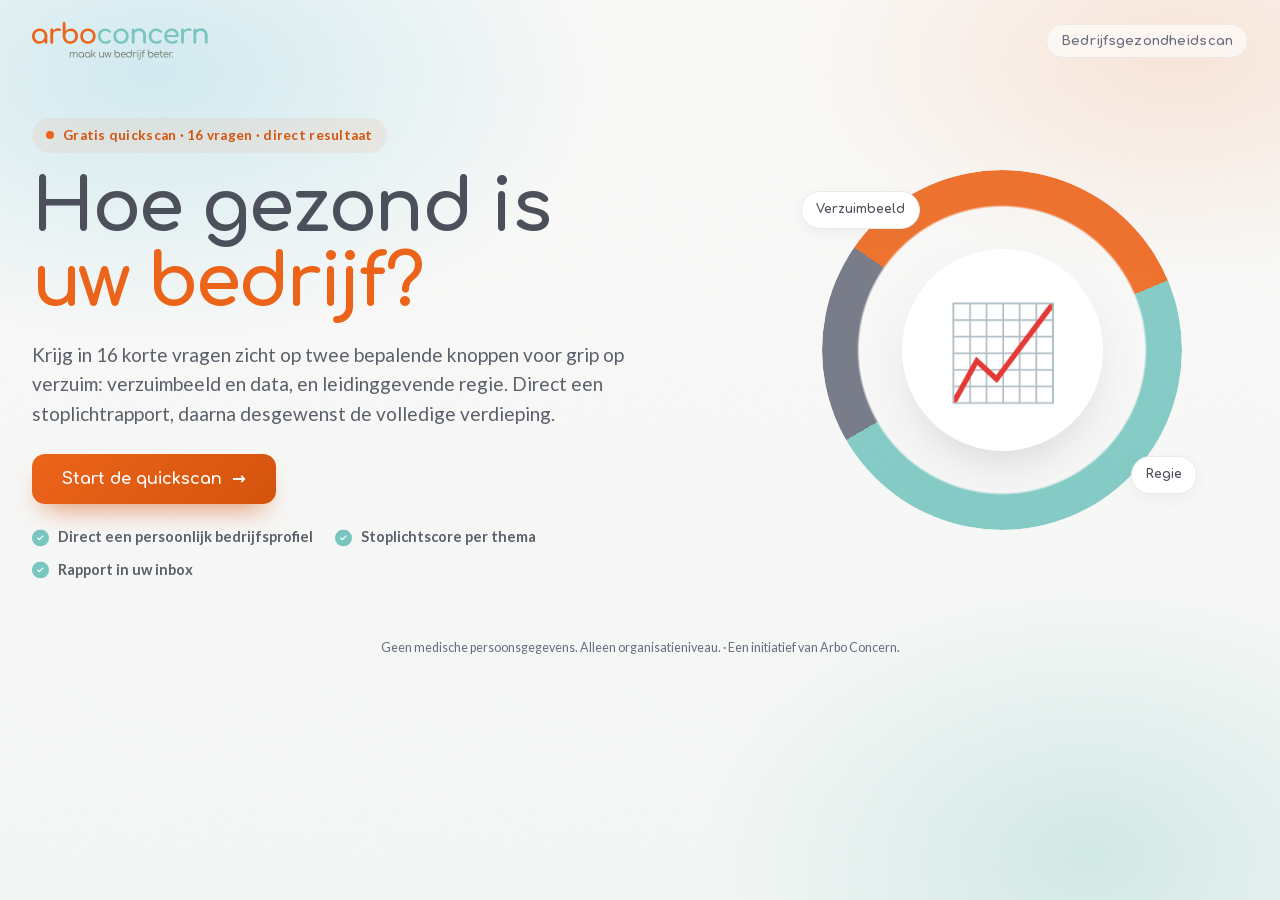
<file: public/index.html>
<!doctype html>
<html lang="nl">
<head>
  <meta charset="utf-8" />
  <meta name="viewport" content="width=device-width, initial-scale=1" />
  <title>Bedrijfsgezondheidscan — Arbo Concern</title>
  <meta name="description" content="Hoe gezond is uw bedrijf? Doe de gratis bedrijfsgezondheidscan en krijg direct zicht op verzuimbeeld en leidinggevende regie." />
  <meta name="robots" content="index,follow" />
  <link rel="icon" href="assets/img/favicon.svg" />
  <link rel="stylesheet" href="assets/fonts/fonts.css" />
  <link rel="stylesheet" href="assets/css/scan.css" />
</head>
<body>
  <!-- atmosfeer: zachte gradient-mesh + grain, puur decoratief -->
  <div class="bg-mesh" aria-hidden="true"></div>
  <div class="bg-grain" aria-hidden="true"></div>

  <div class="app">
    <!-- kale merkbalk: alleen logo, geen navigatie (landingspagina) -->
    <header class="brandbar brandbar--wide">
      <a class="brandbar__logo" href="https://www.arboconcern.nl" aria-label="Arbo Concern">
        <img src="assets/img/arboconcern-logo.svg" alt="Arbo Concern" width="199" height="43" />
      </a>
      <span class="brandbar__tag">Bedrijfsgezondheidscan</span>
    </header>

    <main class="stage" id="stage">

      <!-- 1. INTRO -->
      <section class="screen is-active" id="screen-intro" data-screen="intro">
        <div class="intro">
          <p class="eyebrow"><span class="dot-pulse"></span> Gratis quickscan &middot; 16 vragen &middot; direct resultaat</p>
          <h1 class="display">Hoe gezond is<br /><span class="accenttext">uw bedrijf?</span></h1>
          <p class="lead" id="introLead"></p>
          <div class="intro__cta">
            <button class="btn btn--primary btn--lg" id="startQuick">Start de quickscan <span class="btn__arrow">&rarr;</span></button>
          </div>
          <ul class="intro__assure" id="introAssure"></ul>
        </div>
        <div class="intro__art" aria-hidden="true">
          <div class="gauge">
            <div class="gauge__ring"></div>
            <div class="gauge__core"><span class="gauge__emoji">📈</span></div>
            <span class="gauge__chip gauge__chip--1">Verzuimbeeld</span>
            <span class="gauge__chip gauge__chip--2">Regie</span>
          </div>
        </div>
      </section>

      <!-- 2 & 8. VRAAG (hergebruikt voor quickscan en verdieping) -->
      <section class="screen" id="screen-question" data-screen="question">
        <div class="qhead">
          <div class="qhead__meta">
            <span class="pill" id="qPhasePill">Quickscan</span>
            <span class="qhead__count" id="qCount"></span>
          </div>
          <div class="progress"><div class="progress__bar" id="qProgress"></div></div>
        </div>
        <div class="qcard card">
          <p class="qtheme" id="qTheme"></p>
          <h2 class="qtext" id="qText"></h2>
          <div class="answers" id="qAnswers" role="radiogroup" aria-label="Antwoordopties"></div>
          <p class="qprivacy">Beantwoord op organisatieniveau. Vraag geen medische persoonsgegevens uit.</p>
        </div>
        <div class="qnav">
          <button class="btn btn--ghost" id="qPrev"><span class="btn__arrow">&larr;</span> Vorige</button>
          <button class="btn btn--primary" id="qNext">Volgende <span class="btn__arrow">&rarr;</span></button>
        </div>
      </section>

      <!-- 3. LEAD-POORT -->
      <section class="screen" id="screen-gate" data-screen="gate">
        <div class="gate">
          <div class="gate__intro">
            <span class="pill pill--accent">Bijna klaar</span>
            <h2 class="display display--sm">Uw resultaat staat klaar</h2>
            <p class="lead">Laat hieronder kort uw gegevens achter. U ziet meteen uw bedrijfsprofiel en stoplichtscore, en we sturen uw stoplicht-tussenrapport naar uw inbox.</p>
            <ul class="gate__bullets" id="gateBullets"></ul>
          </div>
          <form class="gate__form card" id="gateForm" novalidate>
            <div class="formgrid" id="gateFields"></div>
            <p class="gate__avg" id="gateAvg"></p>
            <button class="btn btn--primary btn--lg btn--block" type="submit" id="gateSubmit">Bekijk mijn resultaat <span class="btn__arrow">&rarr;</span></button>
            <p class="gate__fineprint">U ontvangt eenmalig uw rapport. Geen spam, geen medische gegevens.</p>
          </form>
        </div>
      </section>

      <!-- 4. PROFIEL -->
      <section class="screen" id="screen-profile" data-screen="profile">
        <div class="result">
          <div class="result__badge is-oranje" id="profileBadge">
            <span class="result__icon" id="profileIcon">🎯</span>
          </div>
          <p class="result__kicker">Waarschijnlijk is uw organisatie de</p>
          <h1 class="display display--sm accenttext" id="profileName"></h1>
          <p class="lead result__text" id="profileText"></p>
          <div class="result__scores" id="profileScores"></div>
          <button class="btn btn--primary btn--lg" id="profileNext">Duik in uw data <span class="btn__arrow">&rarr;</span></button>
          <p class="result__note" id="profileNote"></p>
        </div>
      </section>

      <!-- 5. DATADUIK -->
      <section class="screen" id="screen-data" data-screen="data">
        <h2 class="display display--sm">Duik in uw bedrijfsgezondheid</h2>
        <p class="lead">Twee bepalende knoppen voor grip op verzuim. Klik op een onderdeel voor verdieping.</p>
        <div class="bars" id="dataBars"></div>
        <div class="data__summary card" id="dataSummary"></div>
        <div class="qnav qnav--center">
          <button class="btn btn--ghost" id="dataBack"><span class="btn__arrow">&larr;</span> Profiel</button>
          <button class="btn btn--primary" id="dataTips">Bekijk tips <span class="btn__arrow">&rarr;</span></button>
        </div>
      </section>

      <!-- 6. THEMA-DETAIL -->
      <section class="screen" id="screen-detail" data-screen="detail">
        <div class="card detail">
          <div class="detail__head">
            <h2 class="display display--sm" id="detailTitle"></h2>
            <span class="badge" id="detailBadge"></span>
          </div>
          <div class="bar bar--lg"><div class="bar__fill" id="detailBar"></div></div>
          <p class="lead detail__body" id="detailBody"></p>
        </div>
        <div class="qnav qnav--center">
          <button class="btn btn--ghost" id="detailBack"><span class="btn__arrow">&larr;</span> Terug</button>
          <button class="btn btn--primary" id="detailTips">Tips <span class="btn__arrow">&rarr;</span></button>
        </div>
      </section>

      <!-- 7. TIPS -->
      <section class="screen" id="screen-tips" data-screen="tips">
        <h2 class="display display--sm">Tijd om aan de slag te gaan</h2>
        <p class="lead" id="tipsLead"></p>
        <div class="tips" id="tipsGrid"></div>
        <div class="ctabox" id="tipsCta">
          <div class="ctabox__text">
            <h3>Maak de diagnose compleet</h3>
            <p id="tipsCtaText"></p>
          </div>
          <div class="ctabox__actions">
            <button class="btn btn--primary btn--lg" id="startDeep">Start de verdieping <span class="btn__arrow">&rarr;</span></button>
            <a class="btn btn--ghost" id="tipsAdvies" href="#" target="_blank" rel="noopener">Plan een adviesgesprek</a>
          </div>
        </div>
      </section>

      <!-- 9. EINDRAPPORT / ROOS -->
      <section class="screen" id="screen-report" data-screen="report">
        <h2 class="display display--sm">Uw bedrijfsgezondheid in één roos</h2>
        <p class="lead report__intro">Elke rubriek afgezet tegen de norm van 80%; de grootste afstand bepaalt uw prioriteiten.</p>
        <div class="report">
          <div class="report__radar card">
            <canvas id="radar" width="640" height="560" role="img" aria-label="Roosdiagram met scores per rubriek"></canvas>
          </div>
          <div class="report__side">
            <div class="card prio">
              <h3>Uw topprioriteiten</h3>
              <ol id="prioList" class="prio__list"></ol>
            </div>
            <div class="ctabox ctabox--solid">
              <h3 id="reportRouteTitle"></h3>
              <p id="reportRouteText"></p>
              <p class="report__mailed" id="reportMailed"></p>
              <a class="btn btn--primary btn--lg btn--block" id="reportAdvies" href="#" target="_blank" rel="noopener">Plan een adviesgesprek <span class="btn__arrow">&rarr;</span></a>
            </div>
          </div>
        </div>
      </section>

    </main>

    <p class="legal" id="legal">Geen medische persoonsgegevens. Alleen organisatieniveau. &middot; Een initiatief van Arbo Concern.</p>
  </div>

  <!-- live region voor schermwissels (toegankelijkheid) -->
  <div class="visually-hidden" aria-live="polite" id="srStatus"></div>

  <script type="module" src="assets/js/scan.js"></script>
</body>
</html>
</file>
<file: public/assets/fonts/fonts.css>
/* cyrillic-ext */
@font-face {
  font-family: 'Comfortaa';
  font-style: normal;
  font-weight: 500;
  font-display: swap;
  src: url(comfortaa-d7c17457.woff2) format('woff2');
  unicode-range: U+0460-052F, U+1C80-1C8A, U+20B4, U+2DE0-2DFF, U+A640-A69F, U+FE2E-FE2F;
}
/* cyrillic */
@font-face {
  font-family: 'Comfortaa';
  font-style: normal;
  font-weight: 500;
  font-display: swap;
  src: url(comfortaa-42019930.woff2) format('woff2');
  unicode-range: U+0301, U+0400-045F, U+0490-0491, U+04B0-04B1, U+2116;
}
/* greek */
@font-face {
  font-family: 'Comfortaa';
  font-style: normal;
  font-weight: 500;
  font-display: swap;
  src: url(comfortaa-f6684a14.woff2) format('woff2');
  unicode-range: U+0370-0377, U+037A-037F, U+0384-038A, U+038C, U+038E-03A1, U+03A3-03FF;
}
/* vietnamese */
@font-face {
  font-family: 'Comfortaa';
  font-style: normal;
  font-weight: 500;
  font-display: swap;
  src: url(comfortaa-dea6ee00.woff2) format('woff2');
  unicode-range: U+0102-0103, U+0110-0111, U+0128-0129, U+0168-0169, U+01A0-01A1, U+01AF-01B0, U+0300-0301, U+0303-0304, U+0308-0309, U+0323, U+0329, U+1EA0-1EF9, U+20AB;
}
/* latin-ext */
@font-face {
  font-family: 'Comfortaa';
  font-style: normal;
  font-weight: 500;
  font-display: swap;
  src: url(comfortaa-bc81aabe.woff2) format('woff2');
  unicode-range: U+0100-02BA, U+02BD-02C5, U+02C7-02CC, U+02CE-02D7, U+02DD-02FF, U+0304, U+0308, U+0329, U+1D00-1DBF, U+1E00-1E9F, U+1EF2-1EFF, U+2020, U+20A0-20AB, U+20AD-20C0, U+2113, U+2C60-2C7F, U+A720-A7FF;
}
/* latin */
@font-face {
  font-family: 'Comfortaa';
  font-style: normal;
  font-weight: 500;
  font-display: swap;
  src: url(comfortaa-36f8f2e7.woff2) format('woff2');
  unicode-range: U+0000-00FF, U+0131, U+0152-0153, U+02BB-02BC, U+02C6, U+02DA, U+02DC, U+0304, U+0308, U+0329, U+2000-206F, U+20AC, U+2122, U+2191, U+2193, U+2212, U+2215, U+FEFF, U+FFFD;
}
/* cyrillic-ext */
@font-face {
  font-family: 'Comfortaa';
  font-style: normal;
  font-weight: 700;
  font-display: swap;
  src: url(comfortaa-d7c17457.woff2) format('woff2');
  unicode-range: U+0460-052F, U+1C80-1C8A, U+20B4, U+2DE0-2DFF, U+A640-A69F, U+FE2E-FE2F;
}
/* cyrillic */
@font-face {
  font-family: 'Comfortaa';
  font-style: normal;
  font-weight: 700;
  font-display: swap;
  src: url(comfortaa-42019930.woff2) format('woff2');
  unicode-range: U+0301, U+0400-045F, U+0490-0491, U+04B0-04B1, U+2116;
}
/* greek */
@font-face {
  font-family: 'Comfortaa';
  font-style: normal;
  font-weight: 700;
  font-display: swap;
  src: url(comfortaa-f6684a14.woff2) format('woff2');
  unicode-range: U+0370-0377, U+037A-037F, U+0384-038A, U+038C, U+038E-03A1, U+03A3-03FF;
}
/* vietnamese */
@font-face {
  font-family: 'Comfortaa';
  font-style: normal;
  font-weight: 700;
  font-display: swap;
  src: url(comfortaa-dea6ee00.woff2) format('woff2');
  unicode-range: U+0102-0103, U+0110-0111, U+0128-0129, U+0168-0169, U+01A0-01A1, U+01AF-01B0, U+0300-0301, U+0303-0304, U+0308-0309, U+0323, U+0329, U+1EA0-1EF9, U+20AB;
}
/* latin-ext */
@font-face {
  font-family: 'Comfortaa';
  font-style: normal;
  font-weight: 700;
  font-display: swap;
  src: url(comfortaa-bc81aabe.woff2) format('woff2');
  unicode-range: U+0100-02BA, U+02BD-02C5, U+02C7-02CC, U+02CE-02D7, U+02DD-02FF, U+0304, U+0308, U+0329, U+1D00-1DBF, U+1E00-1E9F, U+1EF2-1EFF, U+2020, U+20A0-20AB, U+20AD-20C0, U+2113, U+2C60-2C7F, U+A720-A7FF;
}
/* latin */
@font-face {
  font-family: 'Comfortaa';
  font-style: normal;
  font-weight: 700;
  font-display: swap;
  src: url(comfortaa-36f8f2e7.woff2) format('woff2');
  unicode-range: U+0000-00FF, U+0131, U+0152-0153, U+02BB-02BC, U+02C6, U+02DA, U+02DC, U+0304, U+0308, U+0329, U+2000-206F, U+20AC, U+2122, U+2191, U+2193, U+2212, U+2215, U+FEFF, U+FFFD;
}
/* latin-ext */
@font-face {
  font-family: 'Lato';
  font-style: normal;
  font-weight: 400;
  font-display: swap;
  src: url(lato-ecdb6a36.woff2) format('woff2');
  unicode-range: U+0100-02BA, U+02BD-02C5, U+02C7-02CC, U+02CE-02D7, U+02DD-02FF, U+0304, U+0308, U+0329, U+1D00-1DBF, U+1E00-1E9F, U+1EF2-1EFF, U+2020, U+20A0-20AB, U+20AD-20C0, U+2113, U+2C60-2C7F, U+A720-A7FF;
}
/* latin */
@font-face {
  font-family: 'Lato';
  font-style: normal;
  font-weight: 400;
  font-display: swap;
  src: url(lato-d5b18a30.woff2) format('woff2');
  unicode-range: U+0000-00FF, U+0131, U+0152-0153, U+02BB-02BC, U+02C6, U+02DA, U+02DC, U+0304, U+0308, U+0329, U+2000-206F, U+20AC, U+2122, U+2191, U+2193, U+2212, U+2215, U+FEFF, U+FFFD;
}
/* latin-ext */
@font-face {
  font-family: 'Lato';
  font-style: normal;
  font-weight: 700;
  font-display: swap;
  src: url(lato-4340fe8e.woff2) format('woff2');
  unicode-range: U+0100-02BA, U+02BD-02C5, U+02C7-02CC, U+02CE-02D7, U+02DD-02FF, U+0304, U+0308, U+0329, U+1D00-1DBF, U+1E00-1E9F, U+1EF2-1EFF, U+2020, U+20A0-20AB, U+20AD-20C0, U+2113, U+2C60-2C7F, U+A720-A7FF;
}
/* latin */
@font-face {
  font-family: 'Lato';
  font-style: normal;
  font-weight: 700;
  font-display: swap;
  src: url(lato-a658a6a6.woff2) format('woff2');
  unicode-range: U+0000-00FF, U+0131, U+0152-0153, U+02BB-02BC, U+02C6, U+02DA, U+02DC, U+0304, U+0308, U+0329, U+2000-206F, U+20AC, U+2122, U+2191, U+2193, U+2212, U+2215, U+FEFF, U+FFFD;
}
</file>
<file: public/assets/css/scan.css>
/* =========================================================================
   Bedrijfsgezondheidscan — Arbo Concern huisstijl
   Display: Comfortaa (rond, vriendelijk)  ·  Body: Lato
   Palet: oranje #ec641a · teal #79c6c0 · cyaan #85cee4 · slate #4c505a
   ========================================================================= */

:root {
  /* merk-tokens (overschreven vanuit settings.branding door scan.js) */
  --c-primary: #ec641a;
  --c-primary-deep: #d4530d;
  --c-accent: #79c6c0;
  --c-accent2: #85cee4;
  --c-ink: #4c505a;
  --c-muted: #686c7c;
  --c-soft: #f7f7f7;

  /* stoplicht */
  --st-groen: #4bb3a6;
  --st-oranje: #ec641a;
  --st-rood: #6b6f7e;

  /* afgeleid */
  --bg: #fbfaf8;
  --card: #ffffff;
  --line: #ece9e4;
  --ink-soft: #5b5f6a;

  --radius: 20px;
  --radius-sm: 14px;
  --shadow-sm: 0 4px 14px rgba(76, 80, 90, .06);
  --shadow: 0 22px 60px -28px rgba(76, 80, 90, .35);
  --shadow-lg: 0 40px 90px -40px rgba(214, 83, 13, .35);

  --font-display: 'Comfortaa', system-ui, sans-serif;
  --font-body: 'Lato', system-ui, -apple-system, sans-serif;

  --ease: cubic-bezier(.22, .61, .36, 1);
  --maxw: 1280px;
  /* leeskolom: de breedte die de merkbalk, vragen, poort en profiel delen,
     zodat de header altijd even breed is als de content eronder. */
  --content: 900px;
}

* { box-sizing: border-box; }

html { scroll-behavior: smooth; }

body {
  margin: 0;
  font-family: var(--font-body);
  color: var(--c-ink);
  background: var(--bg);
  line-height: 1.55;
  -webkit-font-smoothing: antialiased;
  overflow-x: hidden;
}

/* ---------- atmosfeer ---------- */
.bg-mesh {
  position: fixed; inset: 0; z-index: -2; pointer-events: none;
  background:
    radial-gradient(60% 50% at 12% 8%, rgba(133, 206, 228, .35), transparent 60%),
    radial-gradient(55% 45% at 92% 6%, rgba(236, 100, 26, .14), transparent 55%),
    radial-gradient(50% 50% at 85% 95%, rgba(121, 198, 192, .28), transparent 60%),
    linear-gradient(180deg, #fbfaf8, #f4f7f6);
}
.bg-grain {
  position: fixed; inset: 0; z-index: -1; pointer-events: none; opacity: .035;
  background-image: url("data:image/svg+xml,%3Csvg xmlns='http://www.w3.org/2000/svg' width='140' height='140'%3E%3Cfilter id='n'%3E%3CfeTurbulence type='fractalNoise' baseFrequency='.85' numOctaves='2'/%3E%3C/filter%3E%3Crect width='100%25' height='100%25' filter='url(%23n)'/%3E%3C/svg%3E");
}

/* ---------- layout ---------- */
.app { max-width: var(--maxw); margin: 0 auto; padding: 0 clamp(16px, 4vw, 32px); }

.brandbar {
  display: flex; align-items: center; justify-content: space-between;
  padding: 22px 0 10px;
  max-width: var(--content); margin-inline: auto; width: 100%;
  transition: max-width .4s var(--ease);
}
/* Brede schermen (intro, dataduik, tips, roos) gebruiken de volle breedte,
   zodat logo links en badge rechts uitlijnen met de content eronder. */
.brandbar--wide { max-width: var(--maxw); }
.brandbar__logo { display: inline-flex; }
.brandbar__logo img { height: 38px; width: auto; display: block; }
.brandbar__tag {
  font-family: var(--font-display); font-weight: 600; font-size: 13px;
  color: var(--c-muted); letter-spacing: .01em;
  padding: 6px 14px; border: 1px solid var(--line); border-radius: 999px;
  background: rgba(255, 255, 255, .6); backdrop-filter: blur(6px);
}

.stage { padding: clamp(20px, 5vw, 48px) 0 24px; min-height: 60vh; }

.legal {
  text-align: center; color: var(--c-muted); font-size: 12.5px;
  padding: 28px 0 36px; margin: 0;
}

/* ---------- schermen + transitie ---------- */
.screen { display: none; }
.screen.is-active { display: block; animation: screen-in .5s var(--ease) both; }
@keyframes screen-in {
  from { opacity: 0; transform: translateY(14px); }
  to { opacity: 1; transform: none; }
}

/* ---------- typografie ---------- */
/* text-wrap: balance verdeelt koppen evenwichtig over de regels
   (geen volle regel met één los woord eronder). */
.display {
  font-family: var(--font-display); font-weight: 700;
  font-size: clamp(38px, 7vw, 72px); line-height: 1.04;
  letter-spacing: -.02em; color: var(--c-ink); margin: 0 0 18px;
  text-wrap: balance;
}
.display--sm { font-size: clamp(28px, 4.4vw, 44px); margin-bottom: 12px; }
.accenttext { color: var(--c-primary); }
h2, h3 { font-family: var(--font-display); font-weight: 600; color: var(--c-ink); text-wrap: balance; }
/* text-wrap: pretty voorkomt weeswoorden onderaan lopende tekst. */
.lead { font-size: clamp(16px, 1.8vw, 19px); color: var(--ink-soft); max-width: 60ch; text-wrap: pretty; }
.eyebrow {
  display: inline-flex; align-items: center; gap: 9px;
  font-weight: 700; font-size: 13.5px; letter-spacing: .02em;
  color: var(--c-primary-deep); text-transform: none; margin: 0 0 18px;
  background: rgba(236, 100, 26, .08); padding: 7px 14px; border-radius: 999px;
}
.dot-pulse { width: 8px; height: 8px; border-radius: 50%; background: var(--c-primary); box-shadow: 0 0 0 0 rgba(236, 100, 26, .5); animation: pulse 2s infinite; }
@keyframes pulse { 70% { box-shadow: 0 0 0 9px rgba(236, 100, 26, 0); } 100% { box-shadow: 0 0 0 0 rgba(236, 100, 26, 0); } }

.pill {
  display: inline-block; font-family: var(--font-display); font-weight: 600;
  font-size: 12.5px; padding: 5px 13px; border-radius: 999px;
  background: var(--c-soft); color: var(--c-muted);
}
.pill--accent { background: rgba(121, 198, 192, .22); color: #2f7a73; }

/* ---------- kaarten ---------- */
.card {
  background: var(--card); border: 1px solid var(--line);
  border-radius: var(--radius); padding: clamp(22px, 3.5vw, 38px);
  box-shadow: var(--shadow-sm);
}

/* ---------- knoppen ---------- */
.btn {
  --pad: 13px 22px;
  appearance: none; border: 0; cursor: pointer; text-decoration: none;
  display: inline-flex; align-items: center; gap: 10px; justify-content: center;
  font-family: var(--font-display); font-weight: 600; font-size: 15.5px;
  padding: var(--pad); border-radius: 13px; line-height: 1;
  transition: transform .18s var(--ease), box-shadow .25s var(--ease), background .2s;
}
.btn--lg { --pad: 17px 30px; font-size: 16.5px; }
.btn--block { width: 100%; }
.btn__arrow { transition: transform .25s var(--ease); }
.btn:hover .btn__arrow { transform: translateX(4px); }
.btn--primary {
  background: linear-gradient(135deg, var(--c-primary), var(--c-primary-deep));
  color: #fff; box-shadow: 0 14px 28px -12px rgba(214, 83, 13, .7);
}
.btn--primary:hover { transform: translateY(-2px); box-shadow: 0 20px 36px -12px rgba(214, 83, 13, .75); }
.btn--ghost {
  background: #fff; color: var(--c-ink); border: 1.5px solid var(--line);
}
.btn--ghost:hover { border-color: var(--c-accent); color: #2f7a73; transform: translateY(-1px); }
.btn:focus-visible { outline: 3px solid rgba(133, 206, 228, .7); outline-offset: 2px; }

/* ===================== 1. INTRO ===================== */
#screen-intro.is-active { display: grid; }
.intro {
  /* in grid samen met art */
}
#screen-intro {
  grid-template-columns: 1.15fr .85fr; gap: clamp(24px, 5vw, 60px); align-items: center;
}
.intro__cta { margin: 26px 0 22px; }
.intro__assure { list-style: none; padding: 0; margin: 0; display: flex; flex-wrap: wrap; gap: 10px 22px; }
.intro__assure li {
  position: relative; padding-left: 26px; font-weight: 600; font-size: 14.5px; color: var(--ink-soft);
}
.intro__assure li::before {
  content: ""; position: absolute; left: 0; top: 50%; transform: translateY(-50%);
  width: 17px; height: 17px; border-radius: 50%;
  background: var(--c-accent) url("data:image/svg+xml,%3Csvg xmlns='http://www.w3.org/2000/svg' viewBox='0 0 16 16'%3E%3Cpath fill='white' d='M6.5 11L3.5 8l1-1 2 2 4.5-4.5 1 1z'/%3E%3C/svg%3E") center/13px no-repeat;
}

/* intro illustratie: zwevende gauge */
.intro__art { display: flex; justify-content: center; }
.gauge {
  position: relative; width: min(360px, 80vw); aspect-ratio: 1;
  display: grid; place-items: center;
  animation: float 6s ease-in-out infinite;
}
@keyframes float { 50% { transform: translateY(-12px); } }
.gauge__ring {
  position: absolute; inset: 0; border-radius: 50%;
  background: conic-gradient(from -120deg, var(--st-rood) 0 18%, var(--c-primary) 18% 52%, var(--c-accent) 52% 100%);
  -webkit-mask: radial-gradient(circle, transparent 56%, #000 57%);
  mask: radial-gradient(circle, transparent 56%, #000 57%);
  opacity: .9; box-shadow: var(--shadow-lg);
}
.gauge__core {
  width: 56%; aspect-ratio: 1; border-radius: 50%; background: #fff;
  display: grid; place-items: center; box-shadow: var(--shadow);
}
.gauge__emoji { font-size: clamp(54px, 12vw, 92px); }
.gauge__chip {
  position: absolute; font-family: var(--font-display); font-weight: 600; font-size: 12.5px;
  background: #fff; color: var(--c-ink); padding: 8px 14px; border-radius: 999px;
  box-shadow: var(--shadow-sm); border: 1px solid var(--line);
}
.gauge__chip--1 { top: 6%; left: -6%; animation: float 5s ease-in-out infinite .4s; }
.gauge__chip--2 { bottom: 10%; right: -4%; animation: float 5.5s ease-in-out infinite .8s; }

/* ===================== 2/8. VRAAG ===================== */
.qhead { max-width: var(--content); margin: 0 auto 18px; }
.qhead__meta { display: flex; align-items: center; gap: 14px; margin-bottom: 12px; }
.qhead__count { font-weight: 700; font-size: 14px; color: var(--c-muted); }
.progress { height: 8px; background: #eceae6; border-radius: 999px; overflow: hidden; }
.progress__bar {
  height: 100%; width: 6%; border-radius: 999px;
  background: linear-gradient(90deg, var(--c-accent), var(--c-primary));
  transition: width .5s var(--ease);
}
.qcard { max-width: var(--content); margin: 0 auto; }
.qcard.pop { animation: pop .4s var(--ease) both; }
@keyframes pop { from { opacity: .4; transform: translateY(10px) scale(.99); } to { opacity: 1; transform: none; } }
.qtheme {
  font-family: var(--font-display); font-weight: 600; color: var(--c-accent);
  color: #2f7a73; font-size: 14px; margin: 0 0 8px;
}
.qtext { font-size: clamp(20px, 3vw, 28px); line-height: 1.25; margin: 0 0 24px; text-wrap: balance; }
.answers { display: grid; grid-template-columns: repeat(3, 1fr); gap: 12px; }
.answer {
  --i: 0;
  display: flex; align-items: center; gap: 12px; text-align: left;
  background: #fff; border: 2px solid var(--line); border-radius: var(--radius-sm);
  padding: 16px 16px; cursor: pointer; min-height: 70px;
  font-family: var(--font-body); font-weight: 700; font-size: 15px; color: var(--c-ink);
  transition: border-color .18s, background .18s, transform .18s var(--ease);
  animation: ans-in .4s var(--ease) both; animation-delay: calc(var(--i) * 40ms);
}
@keyframes ans-in { from { opacity: 0; transform: translateY(8px); } to { opacity: 1; transform: none; } }
.answer__dot {
  flex: none; width: 22px; height: 22px; border-radius: 50%;
  border: 2px solid #d7d3cc; transition: all .18s; position: relative;
}
.answer:hover { border-color: var(--c-accent); transform: translateY(-2px); }
.answer.is-selected { border-color: var(--c-primary); background: rgba(236, 100, 26, .06); }
.answer.is-selected .answer__dot {
  border-color: var(--c-primary); background: var(--c-primary);
  box-shadow: inset 0 0 0 3px #fff;
}
.answer--na { opacity: .92; }
.answer--na .answer__label { color: var(--c-muted); font-style: italic; }

.qprivacy { margin: 18px 0 0; font-size: 13px; color: var(--c-muted); }
.qnav { display: flex; justify-content: space-between; gap: 14px; max-width: var(--content); margin: 22px auto 0; }
.qnav--center { justify-content: center; }
.shake { animation: shake .4s; }
@keyframes shake { 25% { transform: translateX(-6px); } 50% { transform: translateX(6px); } 75% { transform: translateX(-4px); } }

/* ===================== 3. LEAD-POORT ===================== */
.gate { display: grid; grid-template-columns: .92fr 1.08fr; gap: clamp(28px, 4vw, 56px); align-items: start; max-width: var(--content); margin-inline: auto; }
.gate__intro { padding-top: 6px; }
.gate__intro .pill--accent { display: inline-block; margin-bottom: 18px; }
.gate__intro .display { margin-bottom: 14px; }
.gate__intro .lead { max-width: 36ch; }
.gate__bullets { list-style: none; padding: 0; margin: 26px 0 0; display: grid; gap: 14px; }
.gate__bullets li {
  position: relative; padding-left: 30px; font-weight: 600; font-size: 15px; color: var(--ink-soft);
}
.gate__bullets li::before {
  content: ""; position: absolute; left: 0; top: 1px; width: 19px; height: 19px; border-radius: 50%;
  background: var(--c-accent) url("data:image/svg+xml,%3Csvg xmlns='http://www.w3.org/2000/svg' viewBox='0 0 16 16'%3E%3Cpath fill='white' d='M6.5 11L3.5 8l1-1 2 2 4.5-4.5 1 1z'/%3E%3C/svg%3E") center/13px no-repeat;
}
/* formulierkaart: drijvend, met gekleurde accentrand bovenaan */
.gate__form { position: relative; overflow: hidden; padding: clamp(24px, 3vw, 36px); border-radius: 24px; box-shadow: var(--shadow); }
.gate__form::before { content: ""; position: absolute; left: 0; right: 0; top: 0; height: 5px; background: linear-gradient(90deg, var(--c-accent), var(--c-accent2) 45%, var(--c-primary)); }
.formgrid { display: grid; grid-template-columns: 1fr 1fr; gap: 16px 14px; }
.field { display: flex; flex-direction: column; gap: 7px; }
.field--wide { grid-column: 1 / -1; }
.field label { font-weight: 700; font-size: 13.5px; letter-spacing: .01em; color: var(--c-ink); }
.req { color: var(--c-primary); }
.field input, .field select {
  font-family: var(--font-body); font-size: 16px; color: var(--c-ink);
  min-height: 50px; padding: 13px 15px; border: 1.5px solid var(--line); border-radius: 13px;
  background: #fcfcfb; transition: border-color .16s, box-shadow .16s, background .16s;
}
.field input::placeholder { color: #b7bac2; }
.field input:hover, .field select:hover { border-color: #d8dbd6; }
.field input:focus, .field select:focus {
  outline: 0; border-color: var(--c-accent); background: #fff; box-shadow: 0 0 0 4px rgba(133, 206, 228, .28);
}
.field__err { margin: 0; font-size: 12.5px; color: #c5421f; min-height: 0; }
.field__err:not(:empty) { min-height: 16px; }
.field--check { grid-column: 1 / -1; }
.check { display: grid; grid-template-columns: 24px 1fr; align-items: start; column-gap: 12px; cursor: pointer; font-size: 13.5px; line-height: 1.5; color: var(--ink-soft); background: var(--c-soft); border: 1px solid var(--line); border-radius: 13px; padding: 13px 15px; }
.check input { position: absolute; opacity: 0; width: 0; height: 0; }
.check__label { line-height: 1.5; }
.check__box {
  flex: none; width: 24px; height: 24px; border-radius: 8px; border: 2px solid #cfd3cf;
  margin-top: calc((1.5em - 24px) / 2); transition: all .15s; background: #fff;
}
.check input:checked + .check__box {
  background: var(--c-accent) url("data:image/svg+xml,%3Csvg xmlns='http://www.w3.org/2000/svg' viewBox='0 0 16 16'%3E%3Cpath fill='white' d='M6.5 11L3.5 8l1-1 2 2 4.5-4.5 1 1z'/%3E%3C/svg%3E") center/16px no-repeat;
  border-color: var(--c-accent);
}
.check input:focus-visible + .check__box { box-shadow: 0 0 0 4px rgba(133, 206, 228, .35); }
.gate__form .btn--block { margin-top: 18px; }
.gate__avg { font-size: 12.5px; line-height: 1.5; color: var(--c-muted); margin: 16px 0 0; }
.gate__avg a { color: var(--c-primary-deep); font-weight: 700; }
.gate__fineprint { display: flex; align-items: center; justify-content: center; gap: 7px; text-align: center; font-size: 12px; color: var(--c-muted); margin: 14px 0 0; }
.gate__fineprint::before { content: ""; width: 13px; height: 14px; flex: none; background: var(--c-muted); -webkit-mask: url("data:image/svg+xml,%3Csvg xmlns='http://www.w3.org/2000/svg' viewBox='0 0 24 24'%3E%3Cpath d='M12 1a5 5 0 0 0-5 5v3H6a2 2 0 0 0-2 2v9a2 2 0 0 0 2 2h12a2 2 0 0 0 2-2v-9a2 2 0 0 0-2-2h-1V6a5 5 0 0 0-5-5zm3 8H9V6a3 3 0 0 1 6 0z'/%3E%3C/svg%3E") center/contain no-repeat; mask: url("data:image/svg+xml,%3Csvg xmlns='http://www.w3.org/2000/svg' viewBox='0 0 24 24'%3E%3Cpath d='M12 1a5 5 0 0 0-5 5v3H6a2 2 0 0 0-2 2v9a2 2 0 0 0 2 2h12a2 2 0 0 0 2-2v-9a2 2 0 0 0-2-2h-1V6a5 5 0 0 0-5-5zm3 8H9V6a3 3 0 0 1 6 0z'/%3E%3C/svg%3E") center/contain no-repeat; }

/* ===================== 4. PROFIEL (resultaat-hero) ===================== */
.result { max-width: 600px; margin: 0 auto; text-align: center; display: flex; flex-direction: column; align-items: center; }
.result__badge {
  position: relative; width: 96px; height: 96px; border-radius: 28px;
  display: grid; place-items: center; margin-bottom: 20px;
  animation: pop .6s var(--ease) both;
}
.result__badge.is-groen { background: linear-gradient(150deg, #e7f7f3, #cdeee7); box-shadow: 0 20px 46px -22px rgba(75, 179, 166, .6); }
.result__badge.is-oranje { background: linear-gradient(150deg, #fdeee3, #fbdcc6); box-shadow: 0 20px 46px -22px rgba(236, 100, 26, .5); }
.result__badge.is-rood { background: linear-gradient(150deg, #eef0f3, #dfe2e8); box-shadow: 0 20px 46px -22px rgba(107, 111, 126, .45); }
.result__icon { font-size: 46px; line-height: 1; }
.result__kicker { font-weight: 700; font-size: 12px; letter-spacing: .05em; text-transform: uppercase; color: var(--c-muted); margin: 0 0 6px; }
#profileName { font-size: clamp(26px, 3.2vw, 36px); line-height: 1.08; margin-bottom: 12px; }
.result__text { margin: 0 auto 26px; font-size: 16.5px; }
.result__scores { display: grid; grid-template-columns: 1fr 1fr; gap: 14px; width: 100%; max-width: 540px; margin: 0 auto 30px; }
.scorechip { background: var(--card); border: 1px solid var(--line); border-radius: 16px; padding: 18px 20px; box-shadow: var(--shadow-sm); text-align: left; animation: ans-in .5s var(--ease) both; }
.scorechip:nth-child(2) { animation-delay: .08s; }
.scorechip__top { display: flex; align-items: center; gap: 9px; font-weight: 700; font-size: 13.5px; color: var(--ink-soft); margin-bottom: 12px; }
.scorechip__top b { margin-left: auto; font-family: var(--font-display); font-size: 22px; color: var(--c-ink); }
.scorechip .bar { height: 9px; }
.dot { width: 11px; height: 11px; border-radius: 50%; flex: none; }
.dot--groen { background: var(--st-groen); }
.dot--oranje { background: var(--st-oranje); }
.dot--rood { background: var(--st-rood); }
.result__note { margin: 26px auto 0; max-width: 46ch; font-size: 13.5px; line-height: 1.6; color: var(--c-muted); }

/* ---------- mobiel voor poort + resultaat ---------- */
@media (max-width: 640px) {
  .gate__intro .lead { max-width: none; }
  .gate__bullets { gap: 9px; }
  .formgrid { gap: 14px; }
  .result__scores { grid-template-columns: 1fr; gap: 12px; }
  .result__badge { width: 104px; height: 104px; border-radius: 30px; margin-bottom: 18px; }
  .result__icon { font-size: 48px; }
}

/* ===================== 5. DATADUIK ===================== */
.bars { display: grid; gap: 16px; margin: 26px 0; }
.barrow {
  display: block; width: 100%; text-align: left; cursor: pointer;
  background: var(--card); border: 1.5px solid var(--line); border-radius: var(--radius-sm);
  padding: 18px 20px; transition: border-color .18s, transform .18s var(--ease), box-shadow .2s;
}
.barrow:hover { border-color: var(--c-accent); transform: translateY(-2px); box-shadow: var(--shadow-sm); }
.barrow__head { display: flex; justify-content: space-between; align-items: baseline; font-family: var(--font-display); font-weight: 600; margin-bottom: 11px; }
.barrow__pct { font-size: 20px; }
.bar { height: 14px; background: #ecece9; border-radius: 999px; overflow: hidden; }
.bar--lg { height: 18px; }
.bar__fill { height: 100%; width: 0; border-radius: 999px; transition: width .9s var(--ease); background: var(--c-primary); }
.bar__fill--groen { background: linear-gradient(90deg, #6fc3b8, var(--st-groen)); }
.bar__fill--oranje { background: linear-gradient(90deg, #f4853f, var(--st-oranje)); }
.bar__fill--rood { background: linear-gradient(90deg, #868a98, var(--st-rood)); }
.barrow__hint { display: inline-block; margin-top: 10px; font-size: 13px; font-weight: 700; color: var(--c-primary-deep); }
.data__summary { display: flex; align-items: center; gap: 18px; margin-top: 6px; }
.data__summary p { margin: 0; }

.badge {
  display: inline-flex; align-items: center; gap: 7px; flex: none;
  font-family: var(--font-display); font-weight: 600; font-size: 13.5px;
  padding: 7px 15px; border-radius: 999px; color: #fff;
}
.badge--groen { background: var(--st-groen); }
.badge--oranje { background: var(--st-oranje); }
.badge--rood { background: var(--st-rood); }

/* ===================== 6. THEMA-DETAIL ===================== */
.detail__head { display: flex; align-items: center; justify-content: space-between; gap: 16px; flex-wrap: wrap; margin-bottom: 18px; }
.detail__head h2 { margin: 0; }
.detail__body { margin: 22px 0 0; }
.detail { max-width: 820px; margin: 0 auto; }

/* ===================== 7. TIPS ===================== */
.tips { display: grid; grid-template-columns: repeat(2, 1fr); gap: 18px; margin: 26px 0 30px; }
.tip {
  --i: 0; position: relative; background: var(--card); border: 1px solid var(--line);
  border-radius: var(--radius-sm); padding: 26px 24px 24px; overflow: hidden;
  animation: ans-in .5s var(--ease) both; animation-delay: calc(var(--i) * 80ms);
}
.tip::before { content: ""; position: absolute; left: 0; top: 0; bottom: 0; width: 5px; background: linear-gradient(var(--c-accent), var(--c-primary)); }
.tip__num {
  display: inline-grid; place-items: center; width: 42px; height: 42px; border-radius: 12px;
  font-family: var(--font-display); font-weight: 700; font-size: 19px; color: #fff;
  background: linear-gradient(135deg, var(--c-primary), var(--c-primary-deep)); margin-bottom: 14px;
}
.tip h3 { margin: 0 0 7px; font-size: 18px; }
.tip p { margin: 0; color: var(--ink-soft); text-wrap: pretty; }

.ctabox {
  display: flex; align-items: center; justify-content: space-between; gap: 26px; flex-wrap: wrap;
  background: linear-gradient(135deg, rgba(133, 206, 228, .22), rgba(236, 100, 26, .1));
  border: 1px solid var(--line); border-radius: var(--radius); padding: clamp(24px, 3.5vw, 36px);
}
.ctabox h3 { margin: 0 0 6px; font-size: 22px; }
.ctabox p { margin: 0; color: var(--ink-soft); max-width: 52ch; text-wrap: pretty; }
.ctabox__actions { display: flex; gap: 12px; flex-wrap: wrap; }
.ctabox--solid {
  flex-direction: column; align-items: stretch; text-align: left;
  background: linear-gradient(150deg, #43474f, #2c2f36); border: 0; color: #fff;
}
.ctabox--solid h3 { color: #fff; }
.ctabox--solid p { color: rgba(255, 255, 255, .82); margin-bottom: 18px; }

/* ===================== 9. EINDRAPPORT / ROOS ===================== */
/* introzin op volle breedte zodat hij op één regel past (desktop) */
.report__intro { max-width: none; }
/* align-items: stretch laat de roos-kaart even hoog worden als de kolom rechts,
   zodat het donkere blok niet meer uitsteekt. */
.report { display: grid; grid-template-columns: 1.25fr .75fr; gap: 24px; align-items: stretch; margin-top: 24px; }
.report__radar { display: grid; place-items: center; padding: clamp(16px, 2vw, 24px); height: 100%; }
.report__radar canvas { max-width: 100%; height: auto; }
.report__side { display: grid; gap: 20px; align-content: start; }
.report__mailed { margin: 0 0 18px; font-size: 13px; color: rgba(255, 255, 255, .72); padding-left: 22px; position: relative; }
.report__mailed::before { content: "✓"; position: absolute; left: 0; top: 0; color: var(--c-accent); font-weight: 700; }
.report__mailed:empty { display: none; }
.prio__list { list-style: none; counter-reset: p; padding: 0; margin: 14px 0 0; display: grid; gap: 14px; }
.prio__list li { display: flex; gap: 12px; align-items: flex-start; }
.prio__bullet { flex: none; width: 14px; height: 14px; border-radius: 50%; margin-top: 4px; }
.prio__meta { display: block; font-size: 13px; color: var(--c-muted); margin-top: 2px; }
.prio h3 { margin: 0; }

/* ---------- a11y ---------- */
.visually-hidden { position: absolute; width: 1px; height: 1px; overflow: hidden; clip: rect(0 0 0 0); white-space: nowrap; }

/* ===================== RESPONSIVE ===================== */
@media (max-width: 900px) {
  #screen-intro.is-active { grid-template-columns: 1fr; }
  .intro__art { order: -1; margin-bottom: 8px; }
  .gate { grid-template-columns: 1fr; }
  .report { grid-template-columns: 1fr; }
  .tips { grid-template-columns: 1fr; }
}
@media (max-width: 620px) {
  .answers { grid-template-columns: 1fr; }
  .formgrid { grid-template-columns: 1fr; }
  .qnav { flex-direction: row; }
  .ctabox { flex-direction: column; align-items: stretch; }
  .ctabox__actions .btn { width: 100%; }
  .brandbar__tag { display: none; }
}

/* ===================== GROTE SCHERMEN ===================== */
/* De vraagkolom blijft bewust leesbaar (max ~1000-1080px), maar de bredere
   schermen (intro, dataduik, tips, roos) en de typografie schalen mee. */
@media (min-width: 1500px) {
  :root { --maxw: 1400px; --content: 1000px; }
  .stage { padding: 60px 0 36px; }
  .lead { font-size: 20px; }
  .gauge { width: min(420px, 42vw); }
  .answer { min-height: 78px; }
}
@media (min-width: 1900px) {
  :root { --maxw: 1560px; --content: 1080px; }
  .display { font-size: clamp(56px, 5vw, 86px); }
  .display--sm { font-size: clamp(40px, 3.2vw, 56px); }
  .qtext { font-size: clamp(26px, 2vw, 34px); }
  .lead { font-size: 21px; }
  .gauge { width: min(480px, 38vw); }
  .answer { min-height: 86px; font-size: 16px; }
  .tips { gap: 24px; }
  .report { gap: 32px; }
}

/* ---------- reduced motion ---------- */
@media (prefers-reduced-motion: reduce) {
  *, *::before, *::after { animation-duration: .001ms !important; animation-iteration-count: 1 !important; transition-duration: .001ms !important; scroll-behavior: auto !important; }
}
</file>
